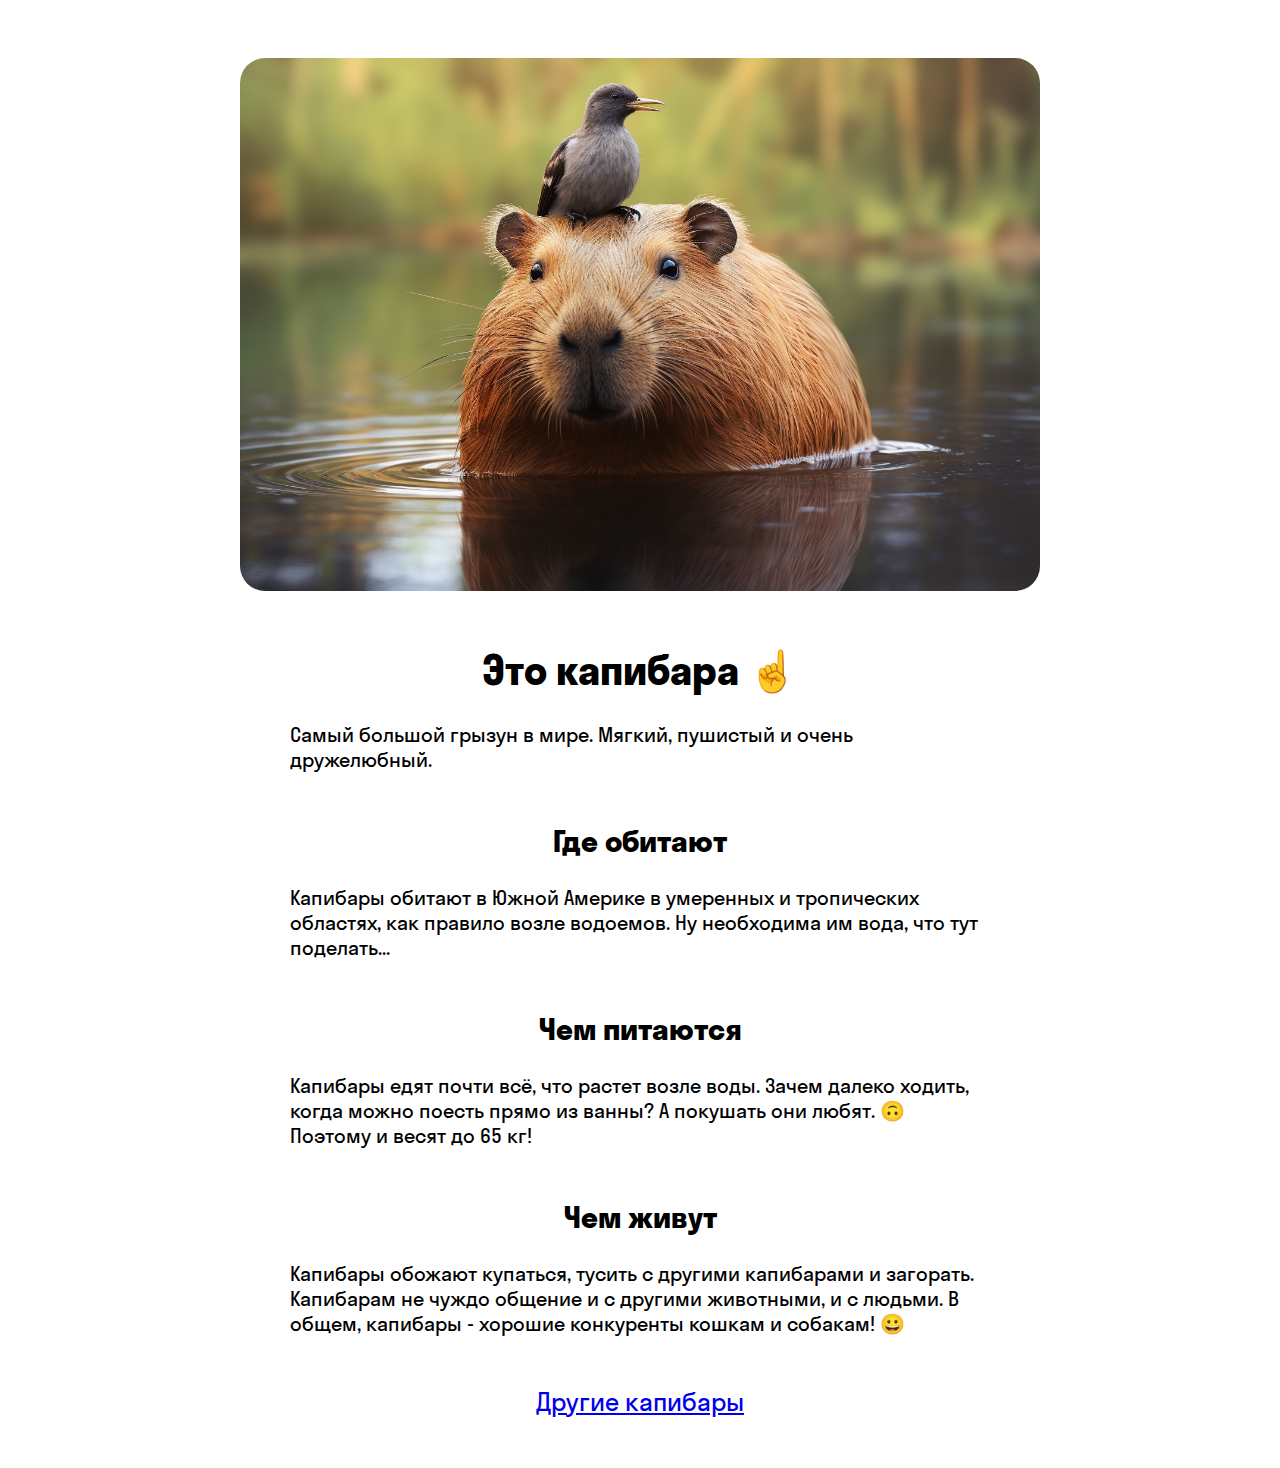
<file: index.html>
<!DOCTYPE html>
<html lang="ru">

<head>
    <meta charset="UTF-8">
    <meta http-equiv="X-UA-Compatible" content="IE=edge">
    <meta name="viewport" content="width=device-width, initial-scale=1.0">
    <title>Это Капибара</title>
    <link rel="stylesheet" href="./fonts/fonts.css">
    <link rel="stylesheet" href="style.css">
</head>

<body>
    <img class="img-start" src="images/1.png" alt="">
    <div>
        <h1>
            Это капибара ☝️
        </h1>
        <p>
            Самый большой грызун в мире. Мягкий, пушистый и очень дружелюбный.
        </p>
    </div>
    <div>
        <h2>
            Где обитают
        </h2>
        <p>
            Капибары обитают в Южной Америке в умеренных и тропических областях, как правило возле водоемов. 
            Ну необходима им вода, что тут поделать...
        </p>
    </div>
    <div>
        <h2>
            Чем питаются
        </h2>
        <p>
            Капибары едят почти всё, что растет возле воды. Зачем далеко ходить, когда можно поесть прямо из ванны? А покушать они любят. 🙃 Поэтому и весят до 65 кг!
        </p>
    </div>
        <div>
        <h2>
            Чем живут
        </h2>
        <p>
            Капибары обожают купаться, тусить с другими капибарами и загорать.
            Капибарам не чуждо общение и с другими животными, и с людьми.
            В общем, капибары - хорошие конкуренты кошкам и собакам! 😀
        </p>
        <a href="Capybara2.html">Другие капибары</a>
    </div>
</body>

</html>
</file>
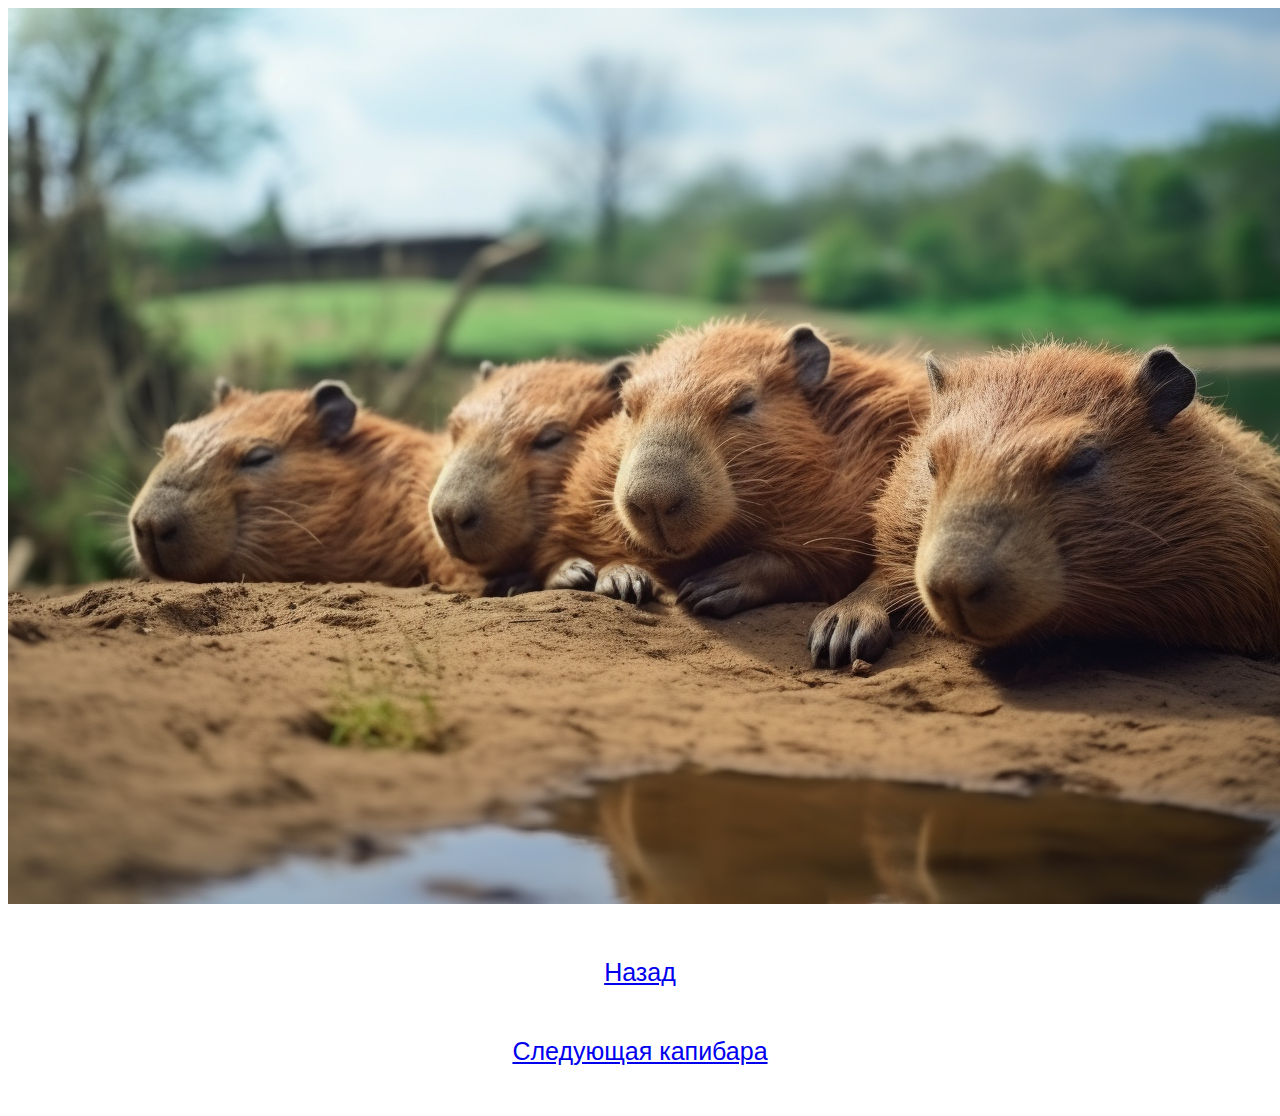
<file: Capybara1.html>
<!DOCTYPE html>
<html lang="en">
<head>
    <meta charset="UTF-8">
    <meta name="viewport" content="width=device-width, initial-scale=1.0">
    <title>Document</title>
    <link rel="stylesheet" href="style.css">
</head>
<body>
    <img src="images/2.png" alt="">
    <a href="index.html">Назад</a>
    <a href="Capybara2.html">Следующая капибара</a>
</body>
</html>
</file>
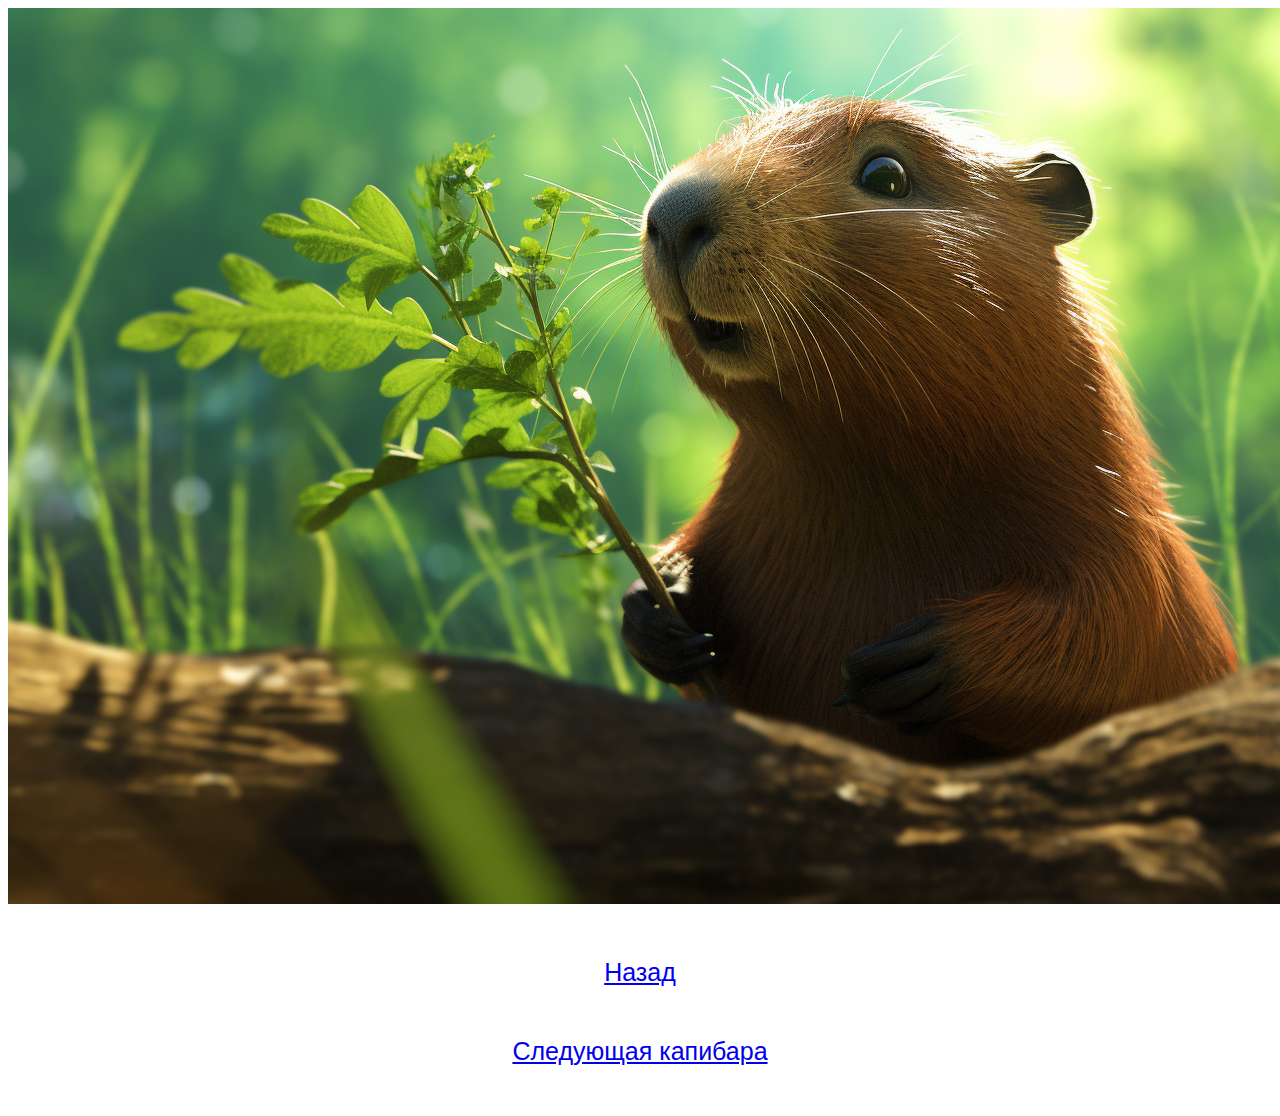
<file: Capybara2.html>
<!DOCTYPE html>
<html lang="en">
<head>
    <meta charset="UTF-8">
    <meta name="viewport" content="width=device-width, initial-scale=1.0">
    <title>Document</title>
    <link rel="stylesheet" href="style.css">
</head>
<body>
    <img src="images/3.png" alt="">
    <a href="Capybara1.html">Назад</a>
    <a href="Capybara3.html">Следующая капибара</a>
</body>
</html>
</file>
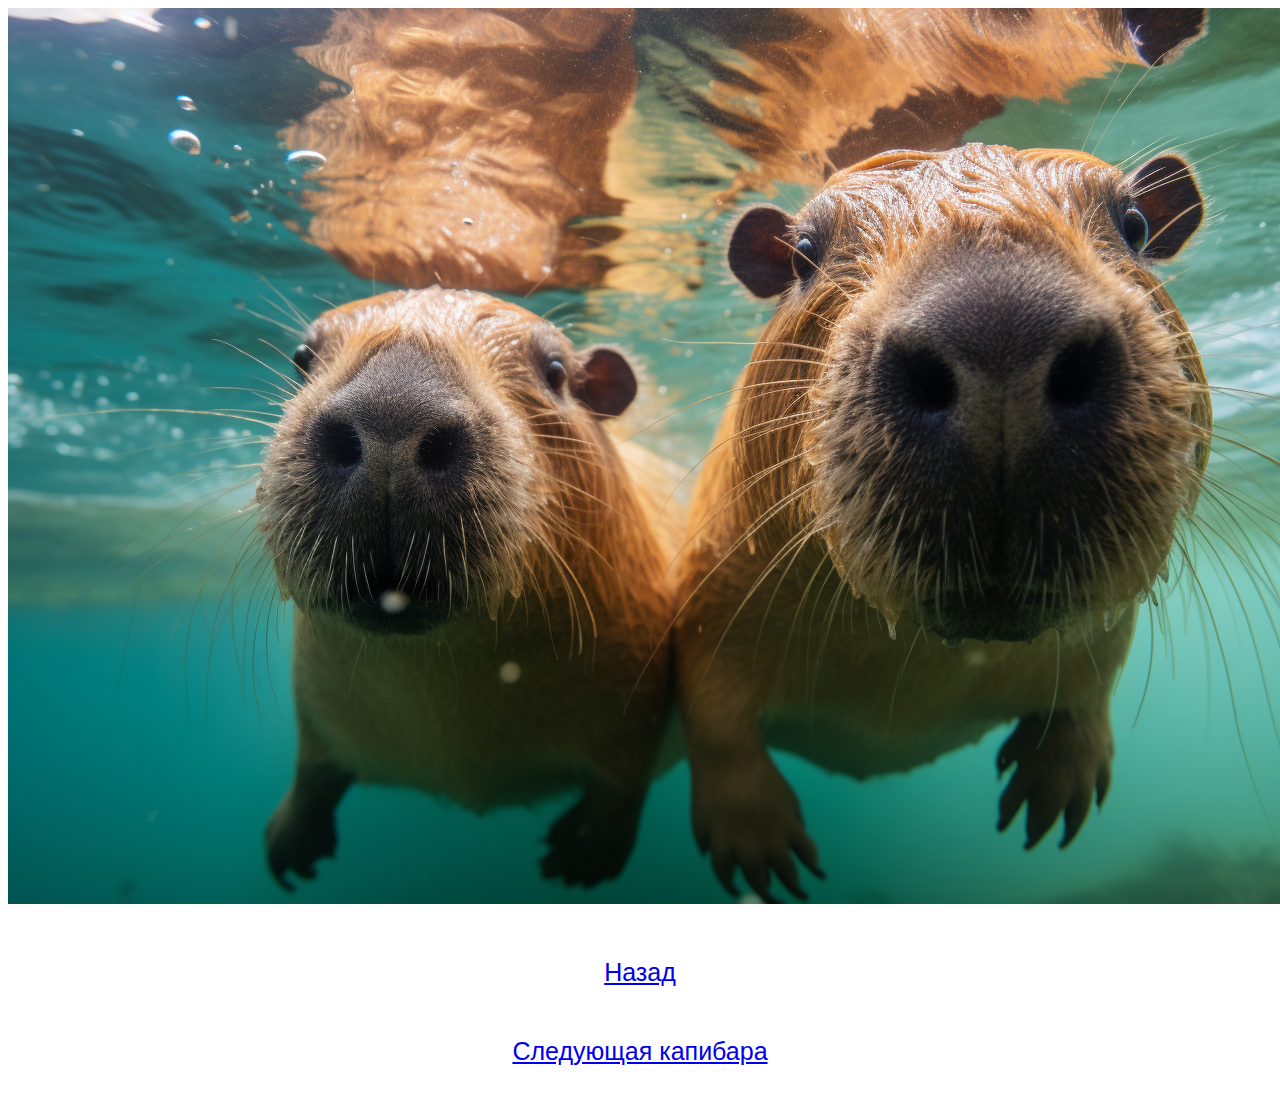
<file: Capybara3.html>
<!DOCTYPE html>
<html lang="en">
<head>
    <meta charset="UTF-8">
    <meta name="viewport" content="width=device-width, initial-scale=1.0">
    <title>Document</title>
    <link rel="stylesheet" href="style.css">
</head>
<body>
    <img src="images/4.png" alt="">
    <a href="Capybara2.html">Назад</a>
    <a href="Capybara1.html">Следующая капибара</a>
</body>
</html>
</file>
<file: fonts/fonts.css>
@font-face {
    font-family: 'StratosSkyeng';
    src: url('stratosskyengweb-regular.woff');
    src: url('stratosskyengweb-regular.woff2');
    font-weight: 400;
}

@font-face {
    font-family: 'StratosSkyeng';
    src: url('stratosskyengweb-medium.woff');
    src: url('stratosskyengweb-medium.woff2');
    font-weight: 500;
}

@font-face {
    font-family: 'StratosSkyeng';
    src: url('stratosskyengweb-bold.woff');
    src: url('stratosskyengweb-bold.woff2');
    font-weight: 700;
}
</file>
<file: style.css>
*{
    font-family: 'StratosSkyeng', sans-serif;
}
.img-start{
    width: 800px;
    border-radius: 25px;
    margin-top: 50px;
}
body{
    text-align: center;
}
h1{
    font-size: 40px;
}
h2{
    font-size: 30px;
}
p{
    font-size: 20px;
    text-align: left;
    margin-top: 15px;
}
div{
    width: 700px;
    margin-top: 50px;
    margin-right: auto;
    margin-left: auto;
}
a{
    display: block;
    font-size: 25px;
    margin: 50px;
}
</file>
